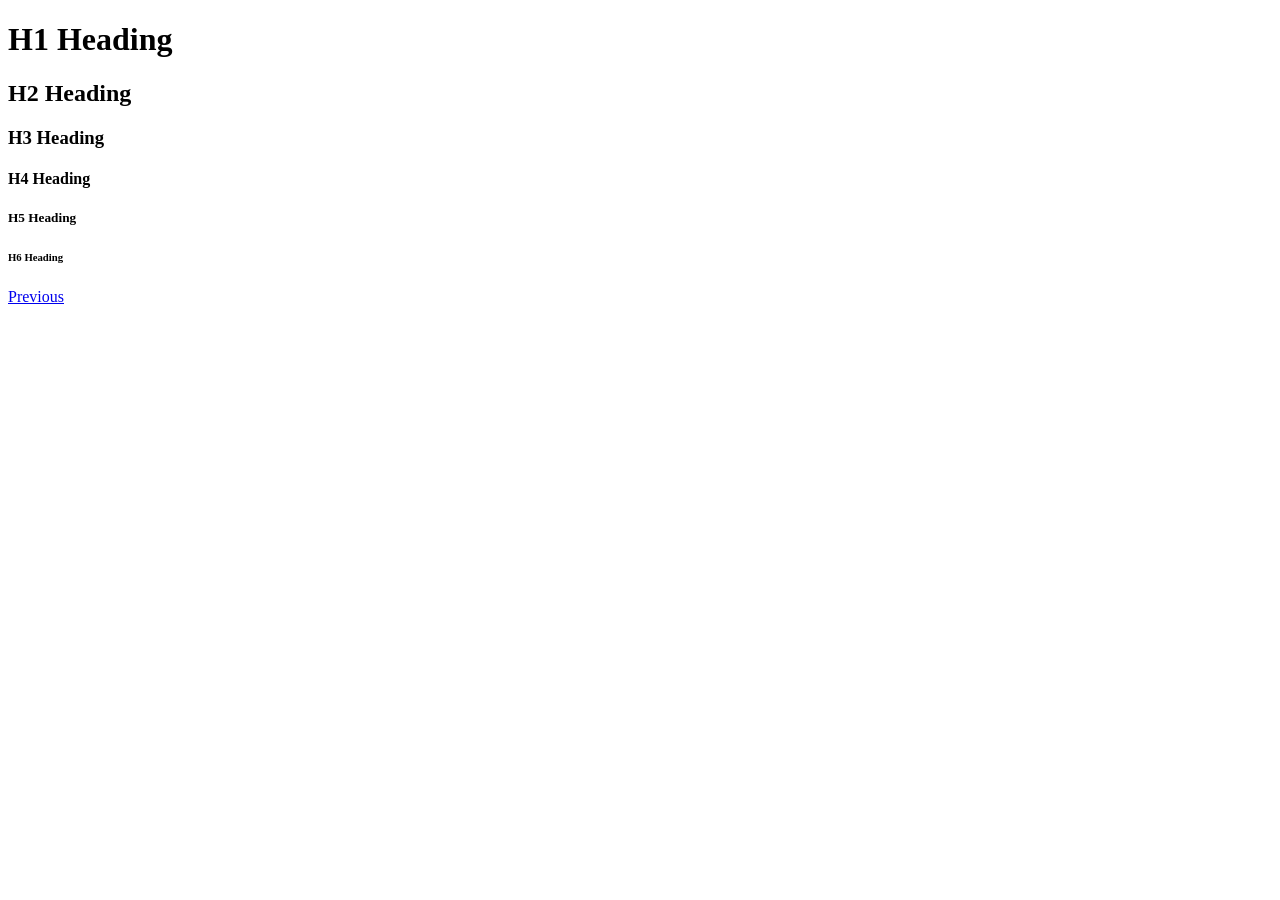
<file: index.html>
<!DOCTYPE html>
<html lang="en">
  <head>
    <meta charset="UTF-8" />
    <meta name="viewport" content="width=device-width, initial-scale=1.0" />
    <title>Document</title>
  </head>
  <body>
    <h1>H1 Heading</h1>
    <h2>H2 Heading</h2>
    <h3>H3 Heading</h3>
    <h4>H4 Heading</h4>
    <h5>H5 Heading</h5>
    <h6>H6 Heading</h6>

    <a href="hek.html">Previous</a>
  </body>
</html>
</file>
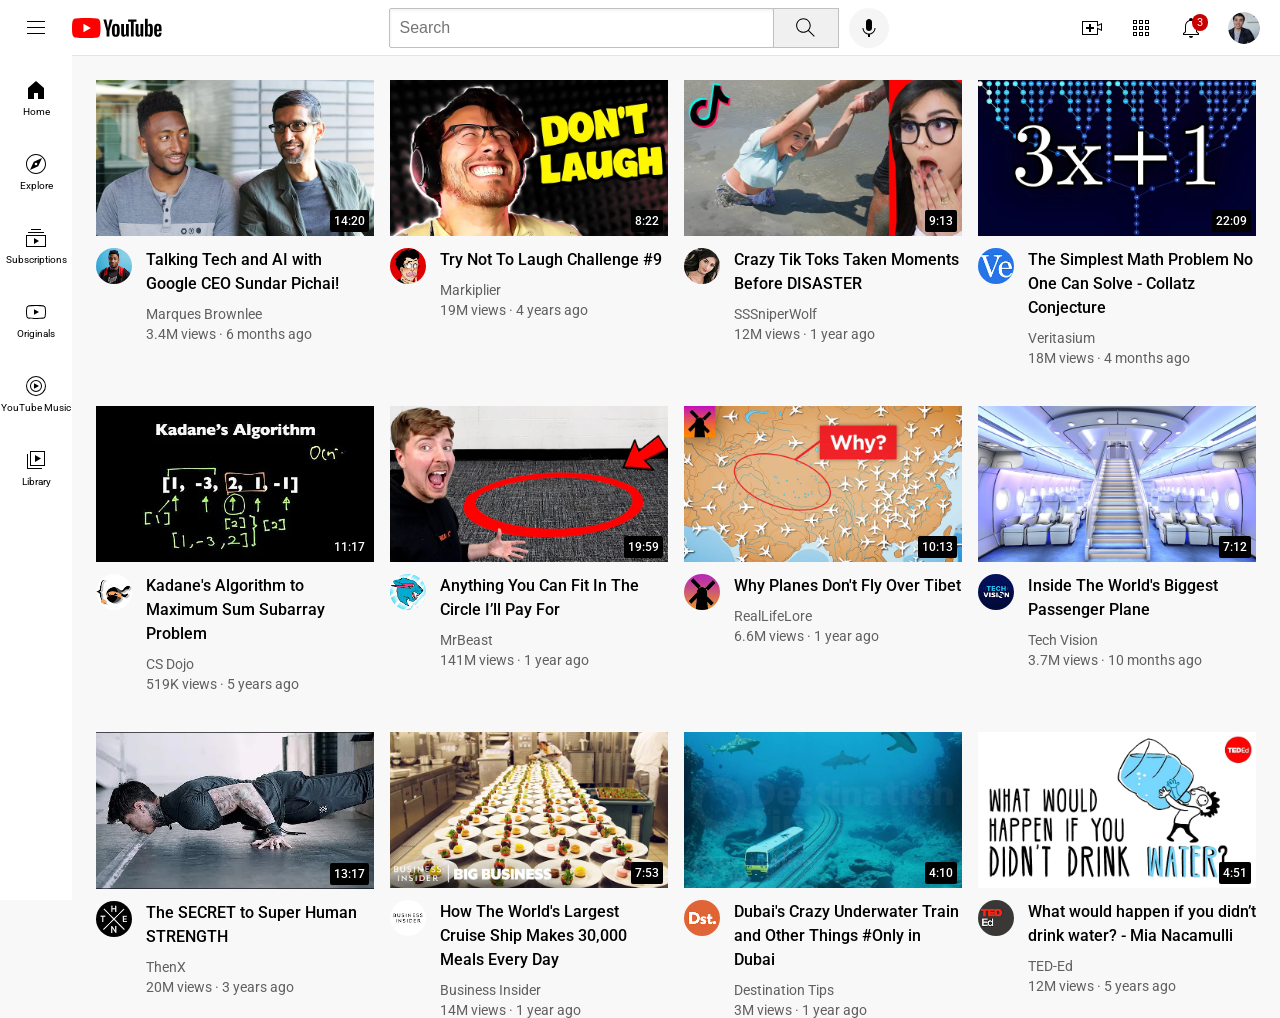
<file: youtube/index.html>
<!DOCTYPE html>
<html>
  <head>
    <title>YouTube.com Clone</title>

    <link rel="preconnect" href="https://fonts.googleapis.com">
    <link rel="preconnect" href="https://fonts.gstatic.com" crossorigin>
    <link href="https://fonts.googleapis.com/css2?family=Roboto:wght@400;500;700&display=swap" rel="stylesheet">

    <link rel="stylesheet" href="styles/general.css">
    <link rel="stylesheet" href="styles/header.css">
    <link rel="stylesheet" href="styles/video.css">
    <link rel="stylesheet" href="styles/sidebar.css">
  </head>
  <body>
    <header class="header">
      <div class="left-section">
        <img class="hamburger-menu" src="icons/hamburger-menu.svg">
        <img class="youtube-logo" src="icons/youtube-logo.svg">
      </div>
      <div class="middle-section">
        <input class="search-bar" type="text" placeholder="Search">
        <button class="search-button">
          <img class="search-icon" src="icons/search.svg">
          <div class="tooltip">Search</div>
        </button>
        <!-- Put position absolute inside position relative -->
        <button class="voice-search-button">
          <img class="voice-search-icon" src="icons/voice-search-icon.svg">
          <div class="tooltip">Search with your voice</div>
        </button>
      </div>
      <div class="right-section">
        <div class="upload-icon-container">
          <img class="upload-icon" src="icons/upload.svg">
          <div class="tooltip">Create</div>
        </div>
        <div class="youtube-apps-icon-container">
          <img class="youtube-apps-icon" src="icons/youtube-apps.svg">
          <div class="tooltip">YouTube Apps</div>
        </div>
        <div class="notifications-icon-container">
          <img class="notifications-icon" src="icons/notifications.svg">
          <div class="notifications-count">3</div>
          <div class="tooltip">Notifications</div>
        </div>
        <img class="current-user-picture" src="channel-pictures/my-channel.jpeg">
      </div>
    </header>

    <nav class="sidebar">
      <div class="sidebar-link">
        <img src="icons/home.svg">
        <div>Home</div>
      </div>
      <div class="sidebar-link">
        <img src="icons/explore.svg">
        <div>Explore</div>
      </div>
      <div class="sidebar-link">
        <img src="icons/subscriptions.svg">
        <div>Subscriptions</div>
      </div>
      <div class="sidebar-link">
        <img src="icons/originals.svg">
        <div>Originals</div>
      </div>
      <div class="sidebar-link">
        <img src="icons/youtube-music.svg">
        <div>YouTube Music</div>
      </div>
      <div class="sidebar-link">
        <img src="icons/library.svg">
        <div>Library</div>
      </div>
    </nav>

    <main>
      <section class="video-grid">
        <div class="video-preview">
          <div class="thumbnail-row">
            <img class="thumbnail" src="thumbnails/thumbnail-1.webp">
            <div class="video-time">14:20</div>
          </div>
          <div class="video-info-grid">
            <div class="channel-picture">
              <img class="profile-picture" src="channel-pictures/channel-1.jpeg">
            </div>
            <div class="video-info">
              <p class="video-title">
                Talking Tech and AI with Google CEO Sundar Pichai!
              </p>
              <p class="video-author">
                Marques Brownlee
              </p>
              <p class="video-stats">
                3.4M views &#183; 6 months ago
              </p>
            </div>
          </div>
        </div>

        <div class="video-preview">
          <div class="thumbnail-row">
            <img class="thumbnail" src="thumbnails/thumbnail-2.webp">
            <div class="video-time">8:22</div>
          </div>
          <div class="video-info-grid">
            <div class="channel-picture">
              <img class="profile-picture" src="channel-pictures/channel-2.jpeg">
            </div>
            <div class="video-info">
              <p class="video-title">
                Try Not To Laugh Challenge #9
              </p>
              <p class="video-author">
                Markiplier
              </p>
              <p class="video-stats">
                19M views &#183; 4 years ago
              </p>
            </div>
          </div>
        </div>

        <div class="video-preview">
          <div class="thumbnail-row">
            <img class="thumbnail" src="thumbnails/thumbnail-3.webp">
            <div class="video-time">9:13</div>
          </div>
          <div class="video-info-grid">
            <div class="channel-picture">
              <img class="profile-picture" src="channel-pictures/channel-3.jpeg">
            </div>
            <div class="video-info">
              <p class="video-title">
                Crazy Tik Toks Taken Moments Before DISASTER
              </p>
              <p class="video-author">
                SSSniperWolf
              </p>
              <p class="video-stats">
                12M views &#183; 1 year ago
              </p>
            </div>
          </div>
        </div>

        <div class="video-preview">
          <div class="thumbnail-row">
            <img class="thumbnail" src="thumbnails/thumbnail-4.webp">
            <div class="video-time">22:09</div>
          </div>
          <div class="video-info-grid">
            <div class="channel-picture">
              <img class="profile-picture" src="channel-pictures/channel-4.jpeg">
            </div>
            <div class="video-info">
              <p class="video-title">
                The Simplest Math Problem No One Can Solve - Collatz Conjecture
              </p>
              <p class="video-author">
                Veritasium
              </p>
              <p class="video-stats">
                18M views &#183; 4 months ago
              </p>
            </div>
          </div>
        </div>

        <div class="video-preview">
          <div class="thumbnail-row">
            <img class="thumbnail" src="thumbnails/thumbnail-5.webp">
            <div class="video-time">11:17</div>
          </div>
          <div class="video-info-grid">
            <div class="channel-picture">
              <img class="profile-picture" src="channel-pictures/channel-5.jpeg">
            </div>
            <div class="video-info">
              <p class="video-title">
                Kadane's Algorithm to Maximum Sum Subarray Problem
              </p>
              <p class="video-author">
                CS Dojo
              </p>
              <p class="video-stats">
                519K views &#183; 5 years ago
              </p>
            </div>
          </div>
        </div>

        <div class="video-preview">
          <div class="thumbnail-row">
            <img class="thumbnail" src="thumbnails/thumbnail-6.webp">
            <div class="video-time">19:59</div>
          </div>
          <div class="video-info-grid">
            <div class="channel-picture">
              <img class="profile-picture" src="channel-pictures/channel-6.jpeg">
            </div>
            <div class="video-info">
              <p class="video-title">
                Anything You Can Fit In The Circle I’ll Pay For
              </p>
              <p class="video-author">
                MrBeast
              </p>
              <p class="video-stats">
                141M views &#183; 1 year ago
              </p>
            </div>
          </div>
        </div>

        <div class="video-preview">
          <div class="thumbnail-row">
            <img class="thumbnail" src="thumbnails/thumbnail-7.webp">
            <div class="video-time">10:13</div>
          </div>
          <div class="video-info-grid">
            <div class="channel-picture">
              <img class="profile-picture" src="channel-pictures/channel-7.jpeg">
            </div>
            <div class="video-info">
              <p class="video-title">
                Why Planes Don't Fly Over Tibet
              </p>
              <p class="video-author">
                RealLifeLore
              </p>
              <p class="video-stats">
                6.6M views &#183; 1 year ago
              </p>
            </div>
          </div>
        </div>

        <div class="video-preview">
          <div class="thumbnail-row">
            <img class="thumbnail" src="thumbnails/thumbnail-8.webp">
            <div class="video-time">7:12</div>
          </div>
          <div class="video-info-grid">
            <div class="channel-picture">
              <img class="profile-picture" src="channel-pictures/channel-8.jpeg">
            </div>
            <div class="video-info">
              <p class="video-title">
                Inside The World's Biggest Passenger Plane
              </p>
              <p class="video-author">
                Tech Vision
              </p>
              <p class="video-stats">
                3.7M views &#183; 10 months ago
              </p>
            </div>
          </div>
        </div>

        <div class="video-preview">
          <div class="thumbnail-row">
            <img class="thumbnail" src="thumbnails/thumbnail-9.webp">
            <div class="video-time">13:17</div>
          </div>
          <div class="video-info-grid">
            <div class="channel-picture">
              <img class="profile-picture" src="channel-pictures/channel-9.jpeg">
            </div>
            <div class="video-info">
              <p class="video-title">
                The SECRET to Super Human STRENGTH
              </p>
              <p class="video-author">
                ThenX
              </p>
              <p class="video-stats">
                20M views &#183; 3 years ago
              </p>
            </div>
          </div>
        </div>

        <div class="video-preview">
          <div class="thumbnail-row">
            <img class="thumbnail" src="thumbnails/thumbnail-10.webp">
            <div class="video-time">7:53</div>
          </div>
          <div class="video-info-grid">
            <div class="channel-picture">
              <img class="profile-picture" src="channel-pictures/channel-10.jpeg">
            </div>
            <div class="video-info">
              <p class="video-title">
                How The World's Largest Cruise Ship Makes 30,000 Meals Every Day
              </p>
              <p class="video-author">
                Business Insider
              </p>
              <p class="video-stats">
                14M views &#183; 1 year ago
              </p>
            </div>
          </div>
        </div>

        <div class="video-preview">
          <div class="thumbnail-row">
            <img class="thumbnail" src="thumbnails/thumbnail-11.webp">
            <div class="video-time">4:10</div>
          </div>
          <div class="video-info-grid">
            <div class="channel-picture">
              <img class="profile-picture" src="channel-pictures/channel-11.jpeg">
            </div>
            <div class="video-info">
              <p class="video-title">
                Dubai's Crazy Underwater Train and Other Things #Only in Dubai
              </p>
              <p class="video-author">
                Destination Tips
              </p>
              <p class="video-stats">
                3M views &#183; 1 year ago
              </p>
            </div>
          </div>
        </div>

        <div class="video-preview">
          <div class="thumbnail-row">
            <img class="thumbnail" src="thumbnails/thumbnail-12.webp">
            <div class="video-time">4:51</div>
          </div>
          <div class="video-info-grid">
            <div class="channel-picture">
              <img class="profile-picture" src="channel-pictures/channel-12.jpeg">
            </div>
            <div class="video-info">
              <p class="video-title">
                What would happen if you didn’t drink water? - Mia Nacamulli
              </p>
              <p class="video-author">
                TED-Ed
              </p>
              <p class="video-stats">
                12M views &#183; 5 years ago
              </p>
            </div>
          </div>
        </div>
      </section>
    </main>
  </body>
</html>
</file>
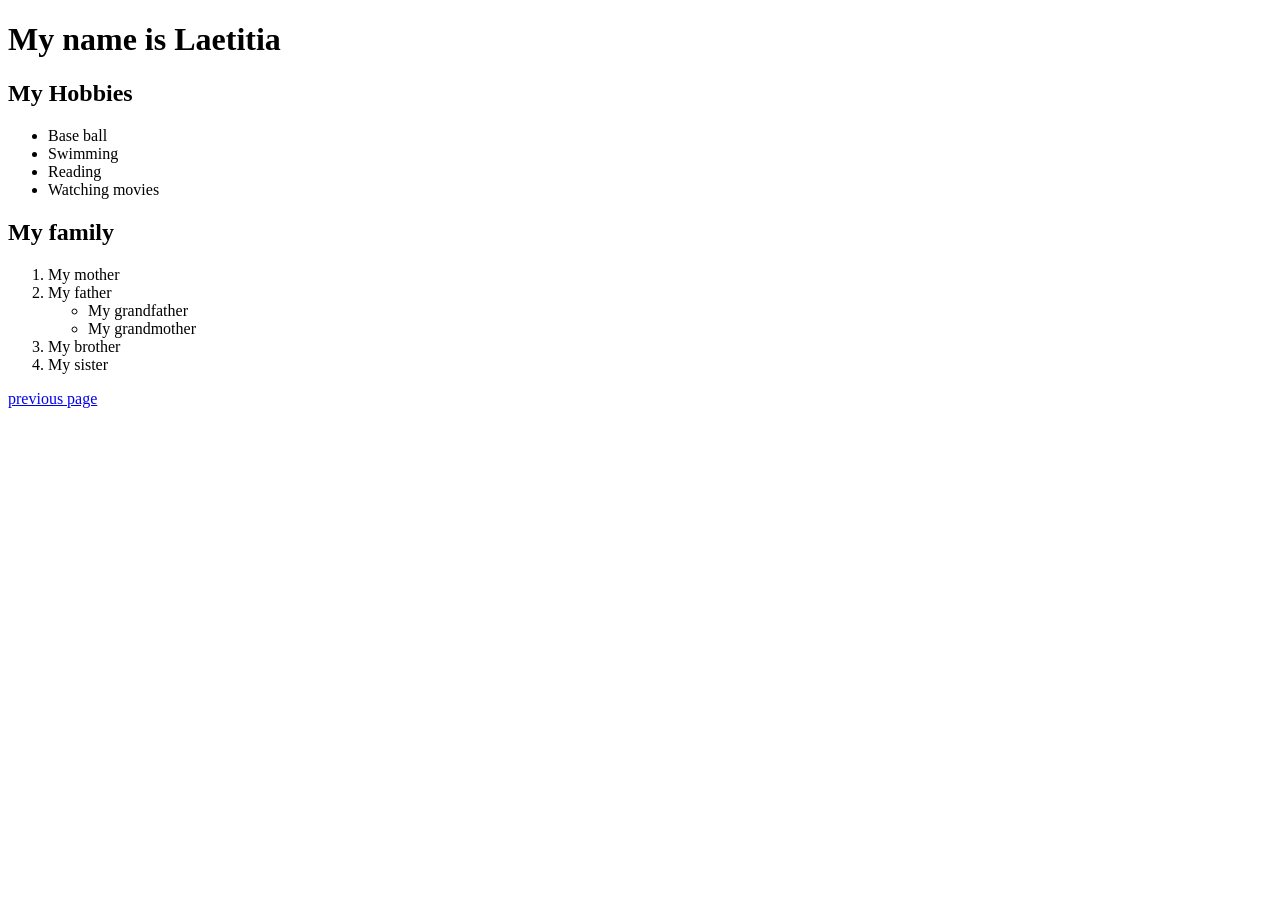
<file: aboutme.html>
<!doctype html>
<html lang="en">
  <head>
    <meta charset="UTF-8" />
    <meta name="viewport" content="width=device-width, initial-scale=1.0" />
    <title>Document</title>
  </head>
  <body>
    <h1>My name is Laetitia</h1>

    <h2>My Hobbies</h2>
    <ul>
      <li>Base ball</li>
      <li>Swimming</li>
      <li>Reading</li>
      <li>Watching movies</li>
    </ul>

    <h2>My family</h2>
    <ol>
      <li>My mother</li>
      <li>My father</li>
      <ul>
        <li>My grandfather</li>
        <li>My grandmother</li>
      </ul>
      <li>My brother</li>
      <li>My sister</li>
    </ol>

    <p>
      <a href="newfile.html">previous page</a>
    </p>
  </body>
</html>
</file>
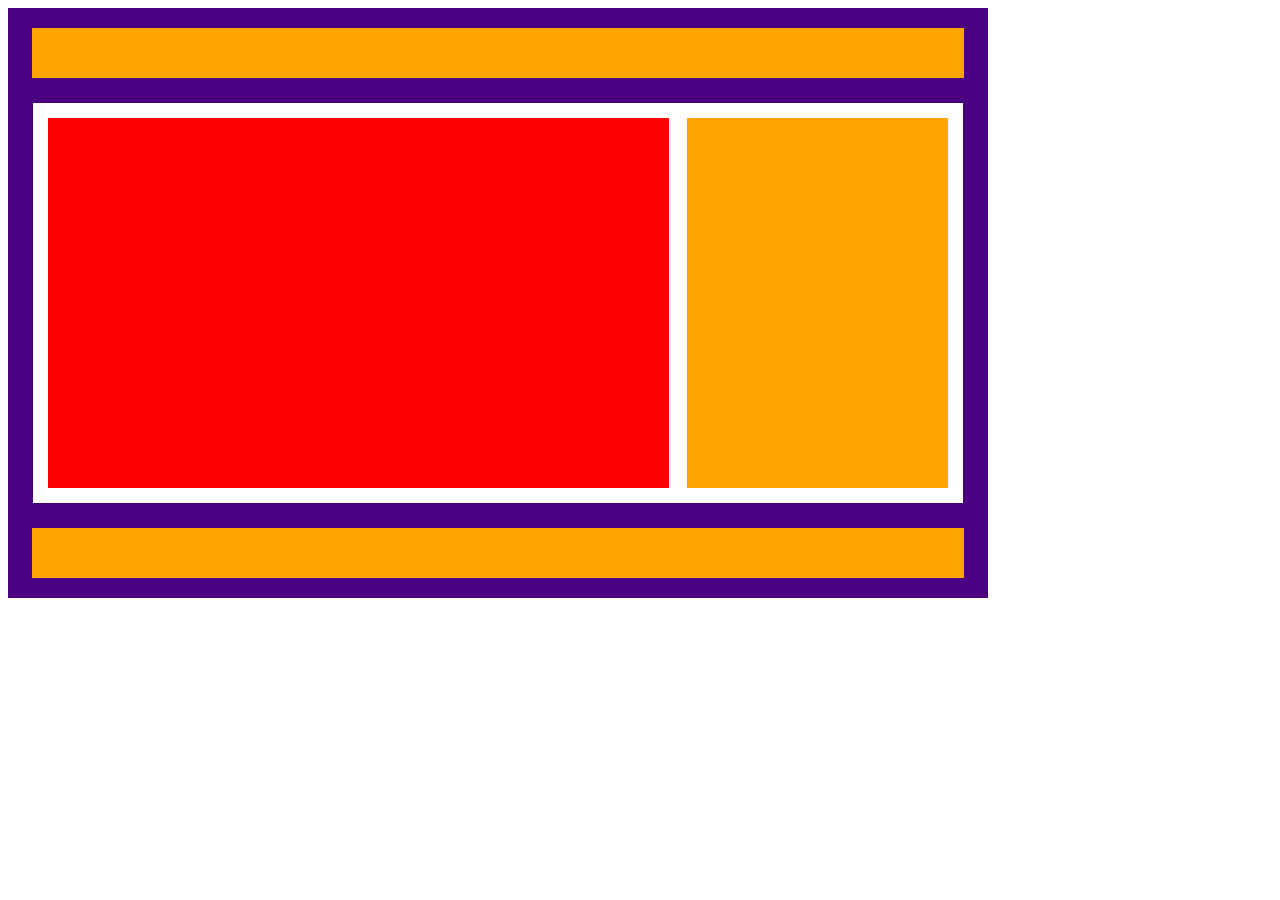
<file: box.html>
<!DOCTYPE html>
<html lang="en">
  <head>
    <meta charset="UTF-8" />
    <meta name="viewport" content="width=device-width, initial-scale=1.0" />
    <style>
      .box {
        padding-top: 20px;
        padding-bottom: 20px;
        background-color: indigo;
        width: 980px;
        height: 550px;
        display: flex;
        align-items: center;
        justify-content: space-between;
        flex-direction: column;
      }

      .box1 {
        background-color: orange;
        width: 932px;
        height: 50px;
      }

      .box2 {
        padding: 15px;
        background-color: white;
        width: 900px;
        height: 370px;
        display: flex;
        justify-content: space-between;
      }

      .box3 {
        background-color: orange;
        width: 932px;
        height: 50px;
      }

      .box21 {
        background-color: red;
        width: 69%;
        height: 370px;
      }
      .box22 {
        background-color: orange;
        width: 29%;
        height: 370px;
      }
    </style>
    <title>Document</title>
  </head>
  <body>
    <div class="box">
      <div class="box1"></div>
      <div class="box2">
        <div class="box21"></div>
        <div class="box22"></div>
      </div>
      <div class="box3"></div>
    </div>
  </body>
</html>
</file>
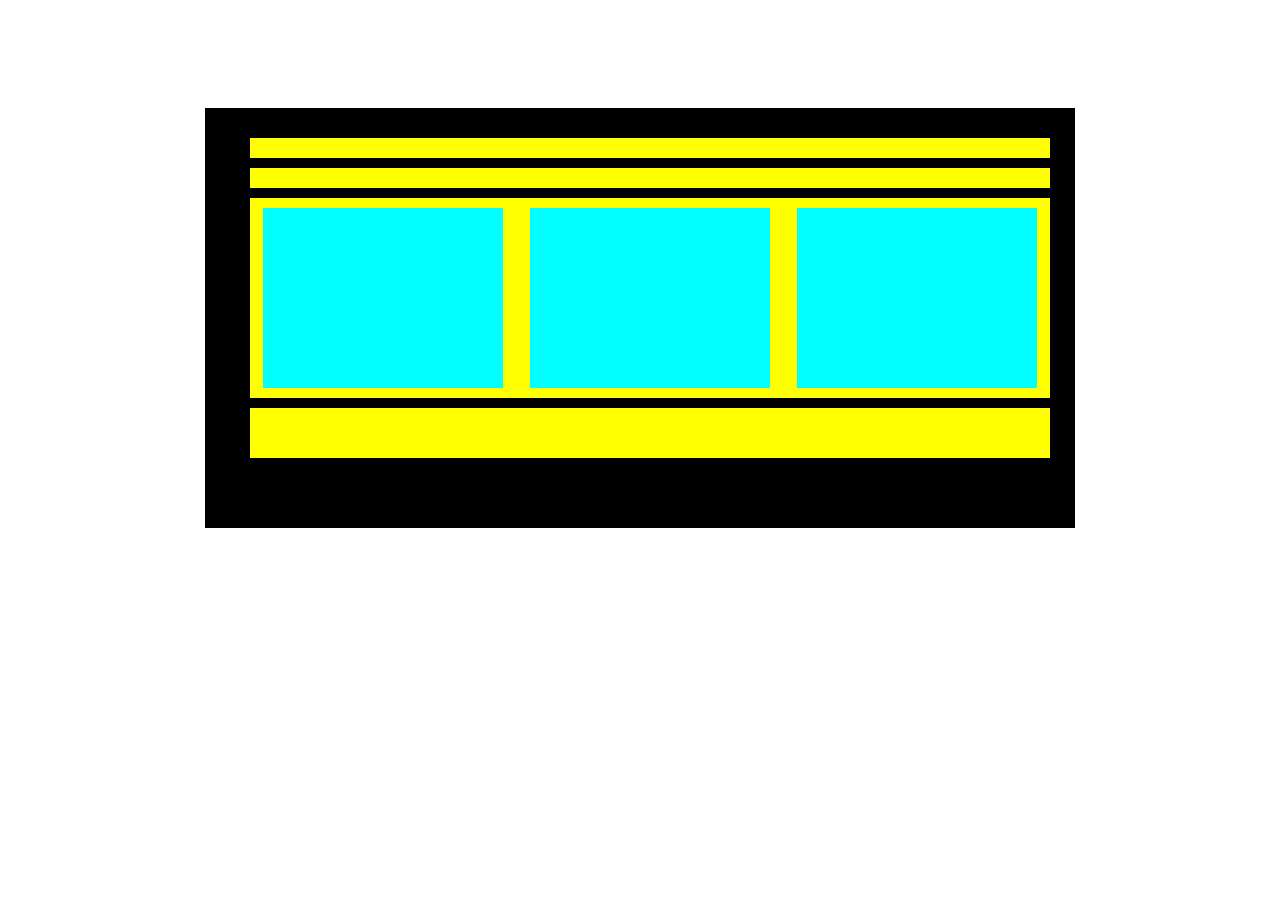
<file: boxes.html>
<!DOCTYPE html>
<html lang="en">
  <head>
    <meta charset="UTF-8" />
    <meta name="viewport" content="width=device-width, initial-scale=1.0" />
    <link rel="stylesheet" href="boxes.css" />
    <title>Document</title>
  </head>
  <body>
    <div class="box">
      <div class="box1"></div>
      <div class="box2"></div>
      <div class="box3">
        <div class="box31"></div>
        <div class="box32"></div>
        <div class="box33"></div>
      </div>
      <div class="box4"></div>
    </div>
  </body>
</html>
</file>
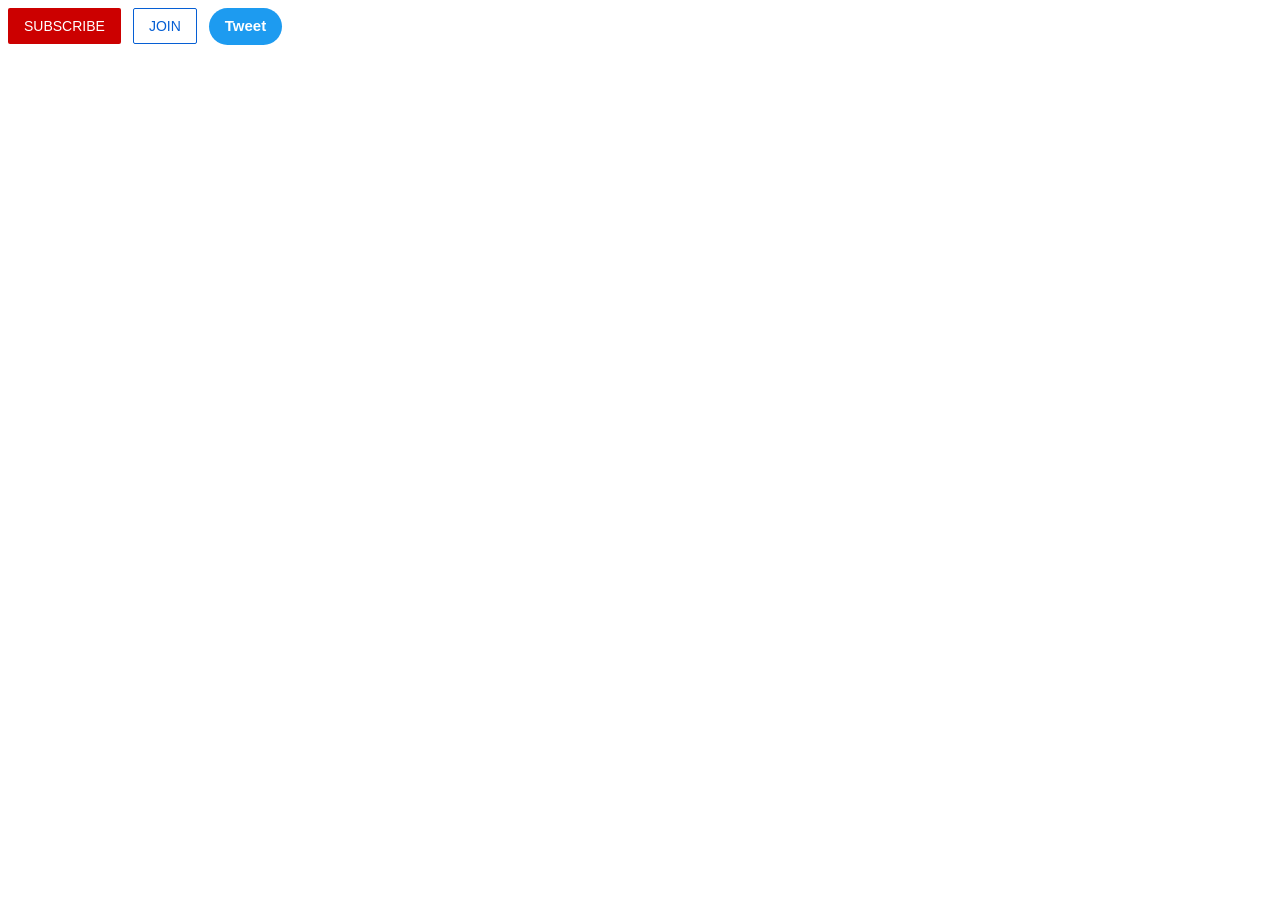
<file: button.html>
<!doctype html>
<html>
  <head>
    <title>Buttons Exercise</title>
    <style>
      body {
        font-family: Arial;
      }

      .join-button,
      .subscribe-button {
        font-size: 14px;
        border-radius: 2px;
        cursor: pointer;
        line-height: normal;
        margin-right: 12px;
      }

      .join-button {
        background-color: white;
        color: rgb(6, 95, 212);
        border: 1px solid rgb(6, 95, 212);
        padding: 9px 15px;
        cursor: pointer;
        transition:
          background-color 0.15s,
          color 0.15s;
      }

      .join-button:hover {
        background-color: rgb(6, 95, 212);
        color: white;
      }

      .join-button:active {
        opacity: 0.7;
      }

      .subscribe-button {
        background-color: rgb(204, 0, 0);
        color: white;
        border: none;
        padding: 10px 16px;
        transition: opacity 0.15s;
      }

      .subscribe-button:hover {
        opacity: 0.7;
      }

      .subscribe-button:active {
        opacity: 0.4;
        transition: none;
      }

      .tweet-button {
        font-size: 15px;
        background-color: rgb(29, 155, 240);
        color: white;
        padding: 7px 16px;
        border: none;
        font-weight: bold;
        border-radius: 50px;
        line-height: 22.5px;
        cursor: pointer;
        transition: box-shadow 0.15s;
      }

      .tweet-button:hover {
        box-shadow: 0px 4px 8px rgba(0, 0, 0, 0.2);
      }

      .tweet-button:active {
        opacity: 0.7;
      }
    </style>
  </head>
  <body>
    <button class="subscribe-button">SUBSCRIBE</button
    ><button class="join-button">JOIN</button
    ><button class="tweet-button">Tweet</button>
  </body>
</html>
</file>
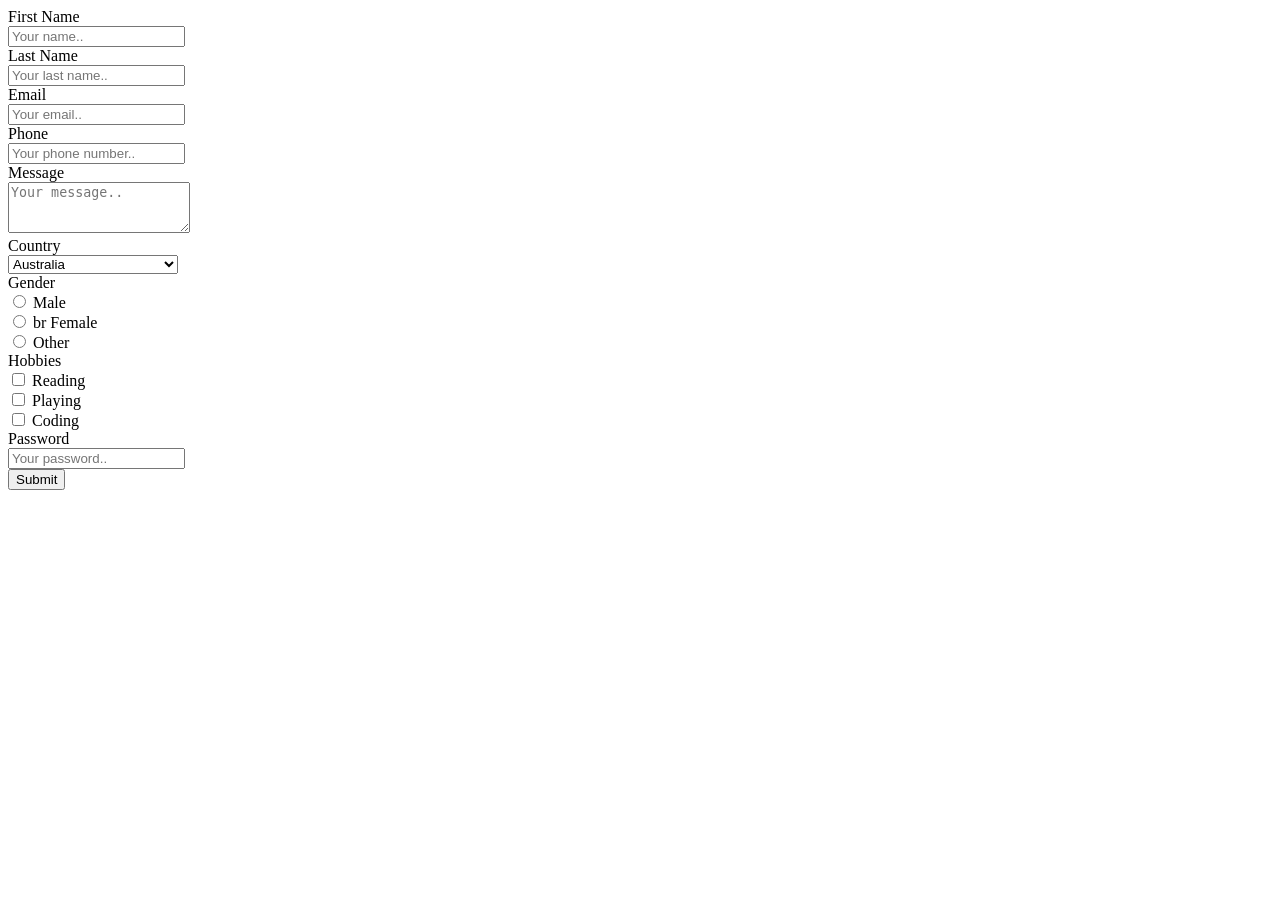
<file: formst.html>
<!doctype html>
<html lang="en">
  <head>
    <meta charset="UTF-8" />
    <meta name="viewport" content="width=device-width, initial-scale=1.0" />
    <title>Document</title>
  </head>
  <body>
    <form action="">
      <label for="fname">First Name</label> <br />
      <input type="text" id="fname" name="fname" placeholder="Your name.." />
      <br />
      <label for="lname">Last Name</label> <br />
      <input
        type="text"
        id="lname"
        name="lname"
        placeholder="Your last name.."
      />
      <br />
      <label for="email">Email</label> <br />
      <input type="email" id="email" name="email" placeholder="Your email.." />
      <br />
      <label for="phone">Phone</label> <br />
      <input
        type="tel"
        id="phone"
        name="phone"
        placeholder="Your phone number.."
      />
      <br />
      <label for="message">Message</label> <br />
      <textarea
        name="message"
        id="message"
        cols="20"
        rows="3"
        placeholder="Your message.."
      ></textarea>
      <br />
      <label for="country">Country</label> <br />
      <select name="country" id="country">
        <option value="australia">Australia</option>
        <option value="canada">Canada</option>
        <option value="unitedStatesOfAmerica">
          United States of America
        </option></select
      ><br />

      <label for="gender">Gender</label> <br />
      <input type="radio" id="male" name="gender" value="male" />
      <label for="male">Male</label>
      <br />
      <input type="radio" id="female" name="gender" value="female" /> br
      <label for="female">Female</label>
      <br />
      <input type="radio" id="other" name="gender" value="other" />
      <label for="other">Other</label>
      <br />

      <label for="hobbies">Hobbies</label> <br />
      <input type="checkbox" id="reading" name="hobbies" value="reading" />
      <label for="reading">Reading</label>
      <br />
      <input type="checkbox" id="playing" name="hobbies" value="playing" />
      <label for="playing">Playing</label>
      <br />
      <input type="checkbox" id="coding" name="hobbies" value="coding" />
      <label for="coding">Coding</label>
      <br />

      <label for="password">Password</label> <br />
      <input
        type="password"
        id="password"
        name="password"
        placeholder="Your password.."
      />
      <br />
      <button type="submit">Submit</button><br />

      <iframe
        width="560"
        height="315"
        src="https://www.youtube.com/embed/LH-6tp-KBuQ?si=iTp85m-3umtAVxsG"
        title="YouTube video player"
        frameborder="0"
        allow="
          accelerometer;
          autoplay;
          clipboard-write;
          encrypted-media;
          gyroscope;
          picture-in-picture;
          web-share;
        "
        referrerpolicy="strict-origin-when-cross-origin"
        allowfullscreen
      ></iframe>
  </form>
  </body>
</html>
</file>
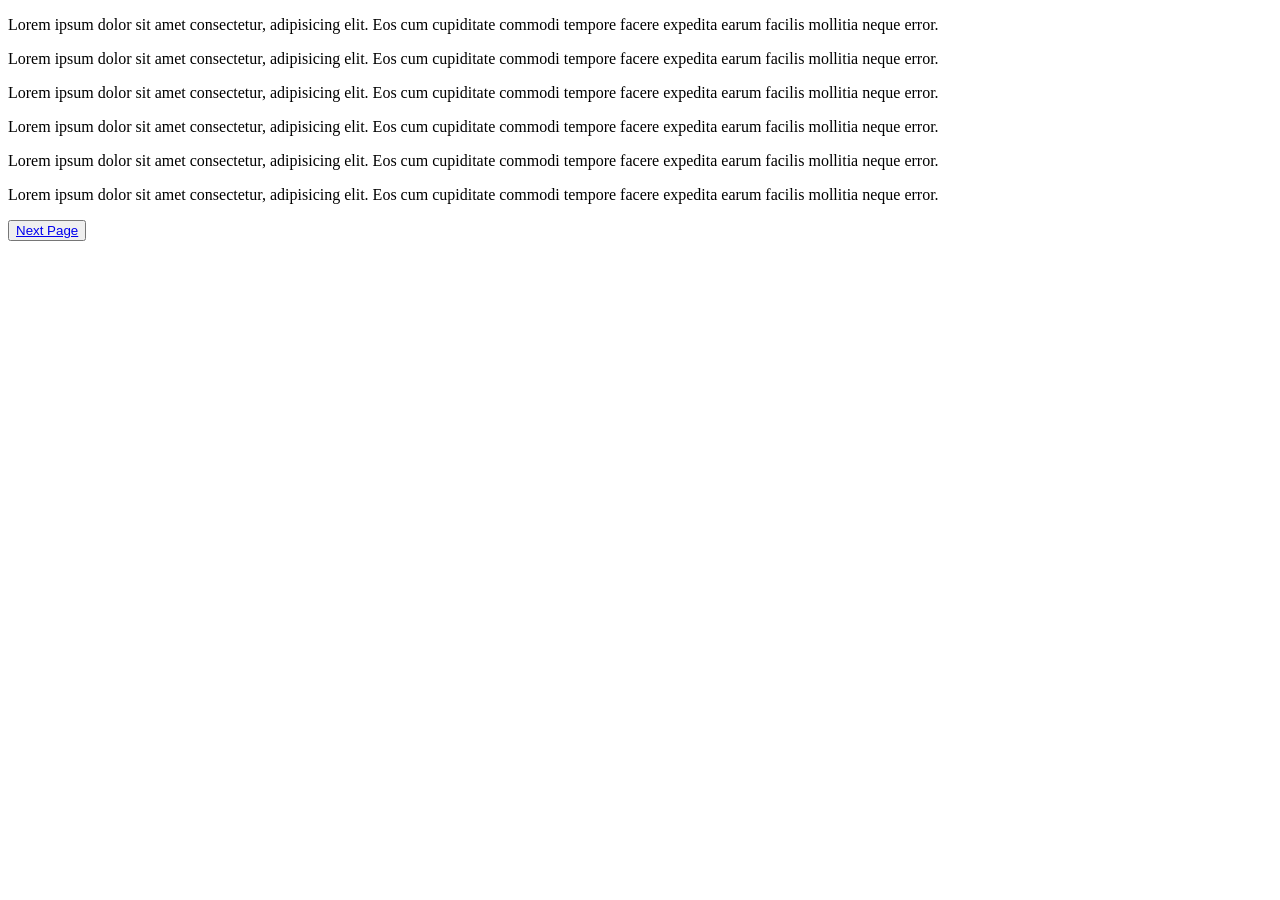
<file: hek.html>
<!doctype html>
<html lang="en">
  <head>
    <meta charset="UTF-8" />
    <meta name="viewport" content="width=device-width, initial-scale=1.0" />
    <title>Document</title>
  </head>
  <body>
    <p>
      Lorem ipsum dolor sit amet consectetur, adipisicing elit. Eos cum
      cupiditate commodi tempore facere expedita earum facilis mollitia neque
      error.
    </p>
    <p>
      Lorem ipsum dolor sit amet consectetur, adipisicing elit. Eos cum
      cupiditate commodi tempore facere expedita earum facilis mollitia neque
      error.
    </p>
    <p>
      Lorem ipsum dolor sit amet consectetur, adipisicing elit. Eos cum
      cupiditate commodi tempore facere expedita earum facilis mollitia neque
      error.
    </p>
    <p>
      Lorem ipsum dolor sit amet consectetur, adipisicing elit. Eos cum
      cupiditate commodi tempore facere expedita earum facilis mollitia neque
      error.
    </p>
    <p>
      Lorem ipsum dolor sit amet consectetur, adipisicing elit. Eos cum
      cupiditate commodi tempore facere expedita earum facilis mollitia neque
      error.
    </p>
    <p>
      Lorem ipsum dolor sit amet consectetur, adipisicing elit. Eos cum
      cupiditate commodi tempore facere expedita earum facilis mollitia neque
      error.
    </p>

    <button>
      <a href="index.html">Next Page</a>
    </button>
  </body>
</html>
</file>
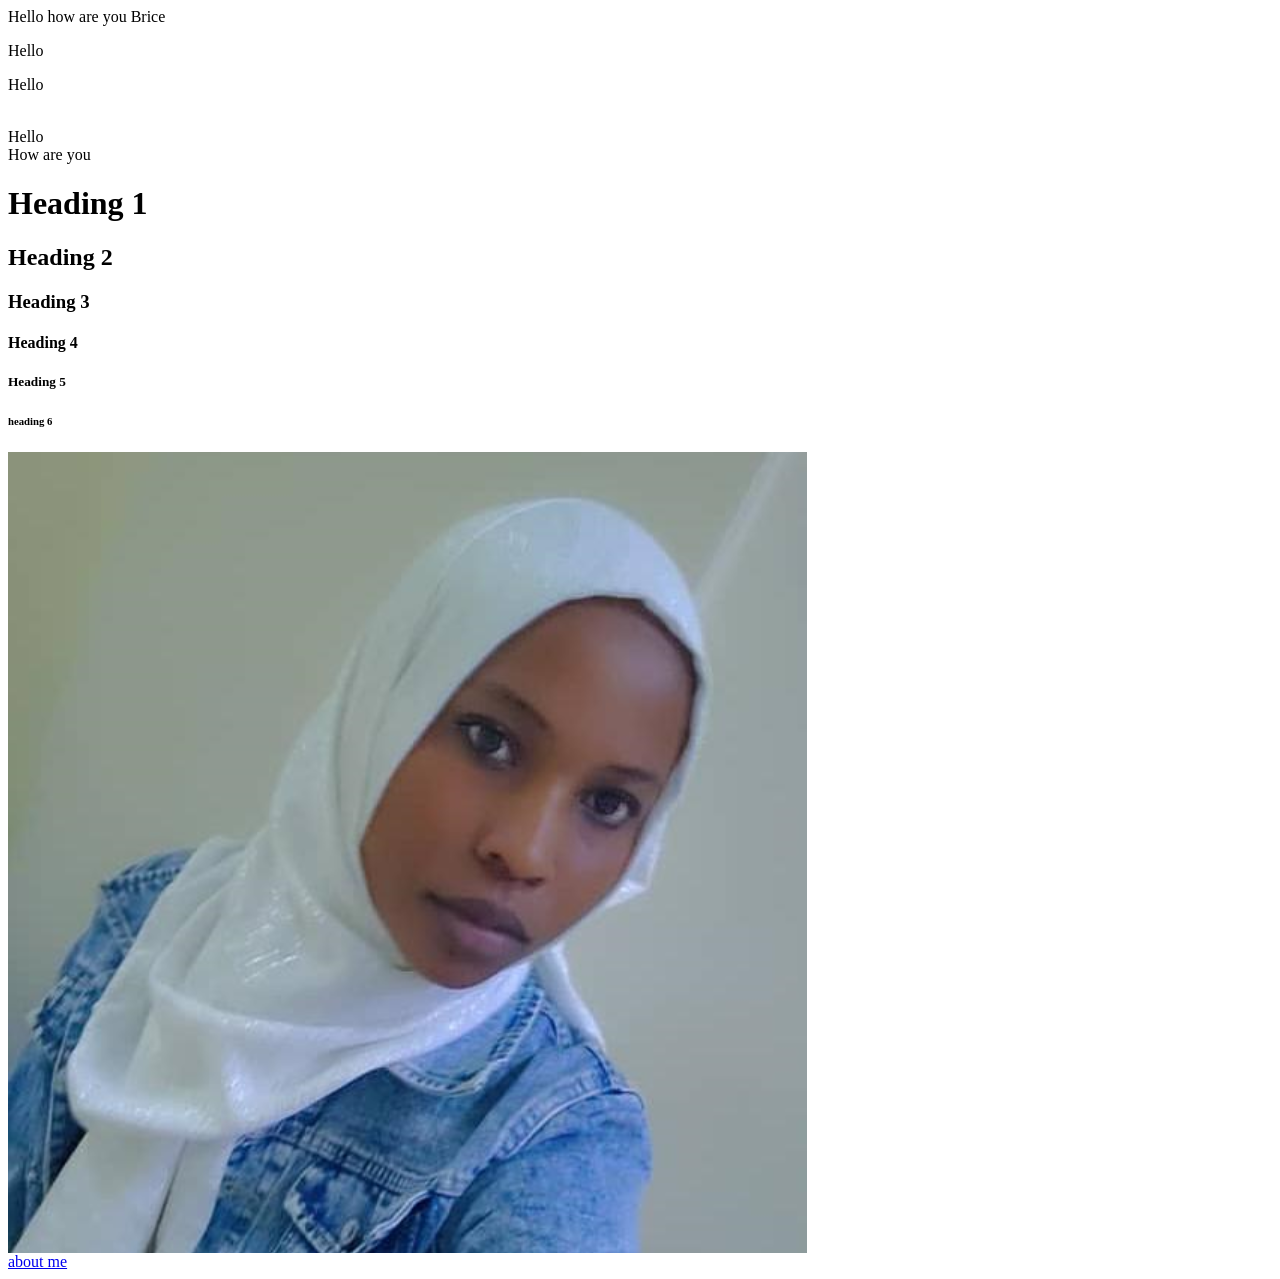
<file: newfile.html>
<html>
  <head>
    <title>My first website</title>
  </head>
  <body>
    Hello how are you <span>Brice</span>
    <p>Hello</p>
    <p>Hello</p>
    <br />Hello <br />How are you

    <!-- am starting on heading -->
    <h1>Heading 1</h1>
    <h2>Heading 2</h2>
    <h3>Heading 3</h3>
    <h4>Heading 4</h4>
    <h5>Heading 5</h5>
    <h6>heading 6</h6>

    <a href="https://www.instagram.com/nshutibrice/">
      <img src="jalia.png" alt="an image of jalia" />
    </a>
    <br />
    <a href="aboutme.html">about me</a>
  </body>
</html>
</file>
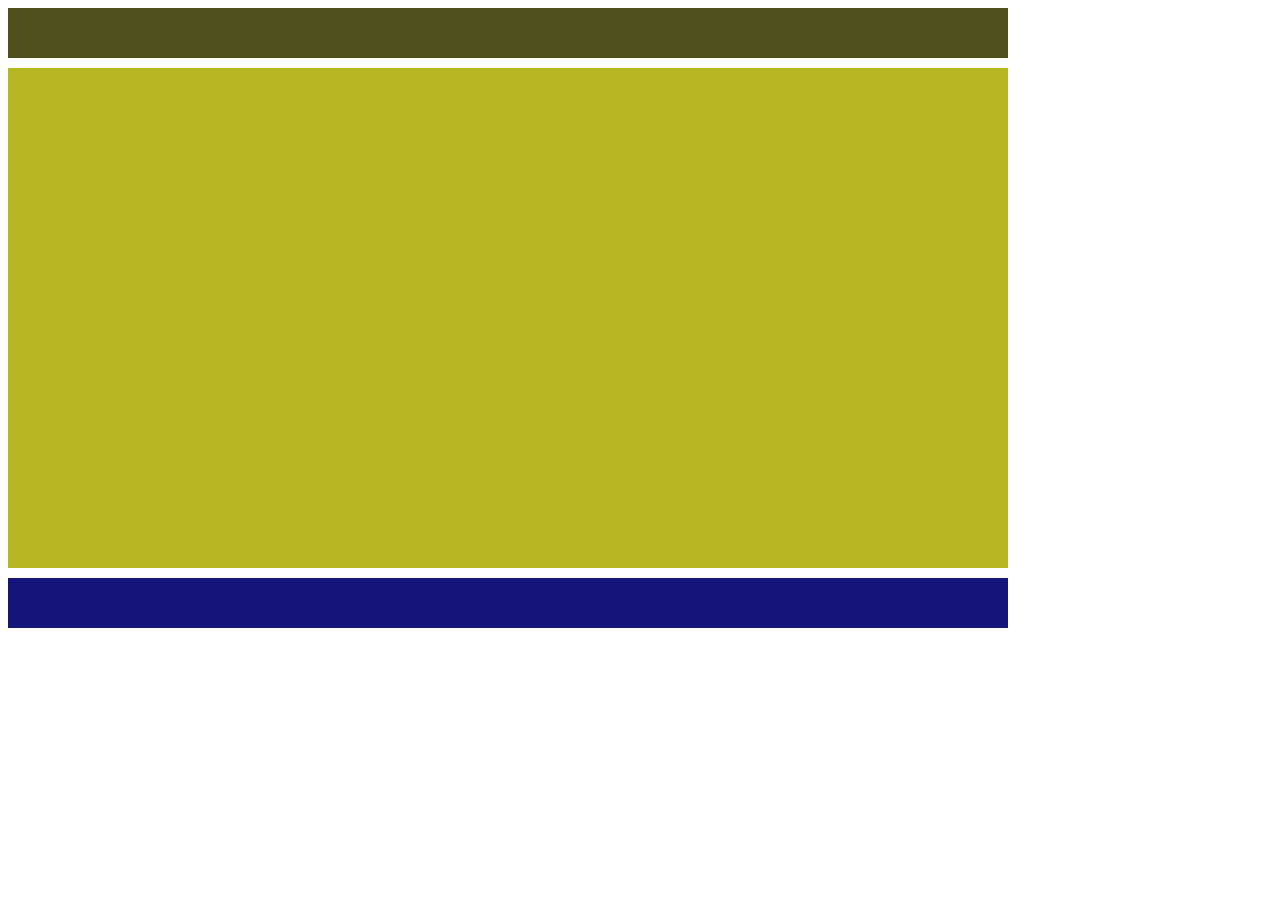
<file: table.html>
<!DOCTYPE html>
<html lang="en">
  <head>
    <meta charset="UTF-8" />
    <meta name="viewport" content="width=device-width, initial-scale=1.0" />
    <title>Document</title>
    <style>
    <style>
      .box {
        width: 1000px;
        height: 600px;
        background-color: rgb(47, 88, 47);
      }
      .box1 {
        width: 1000px;
        height: 50px;
        background-color: rgb(80, 80, 28);
      }
      .box2{
        width: 1000px;
        height: 500px;
        background-color: rgb(183, 183, 35);
        margin-top: 10px;
        margin-bottom: 10px;
      }
      .box3{
        width: 1000px;
        height:50px ;
        background-color: rgb(21, 21, 121);

      }
    </style>
    </style>
  </head>
  <body>
    <div class="box">
      <div class="box1"></div>
      <div class="box2"></div>
      <div class="box3"></div>
    </div>
  </body>
</html>
</file>
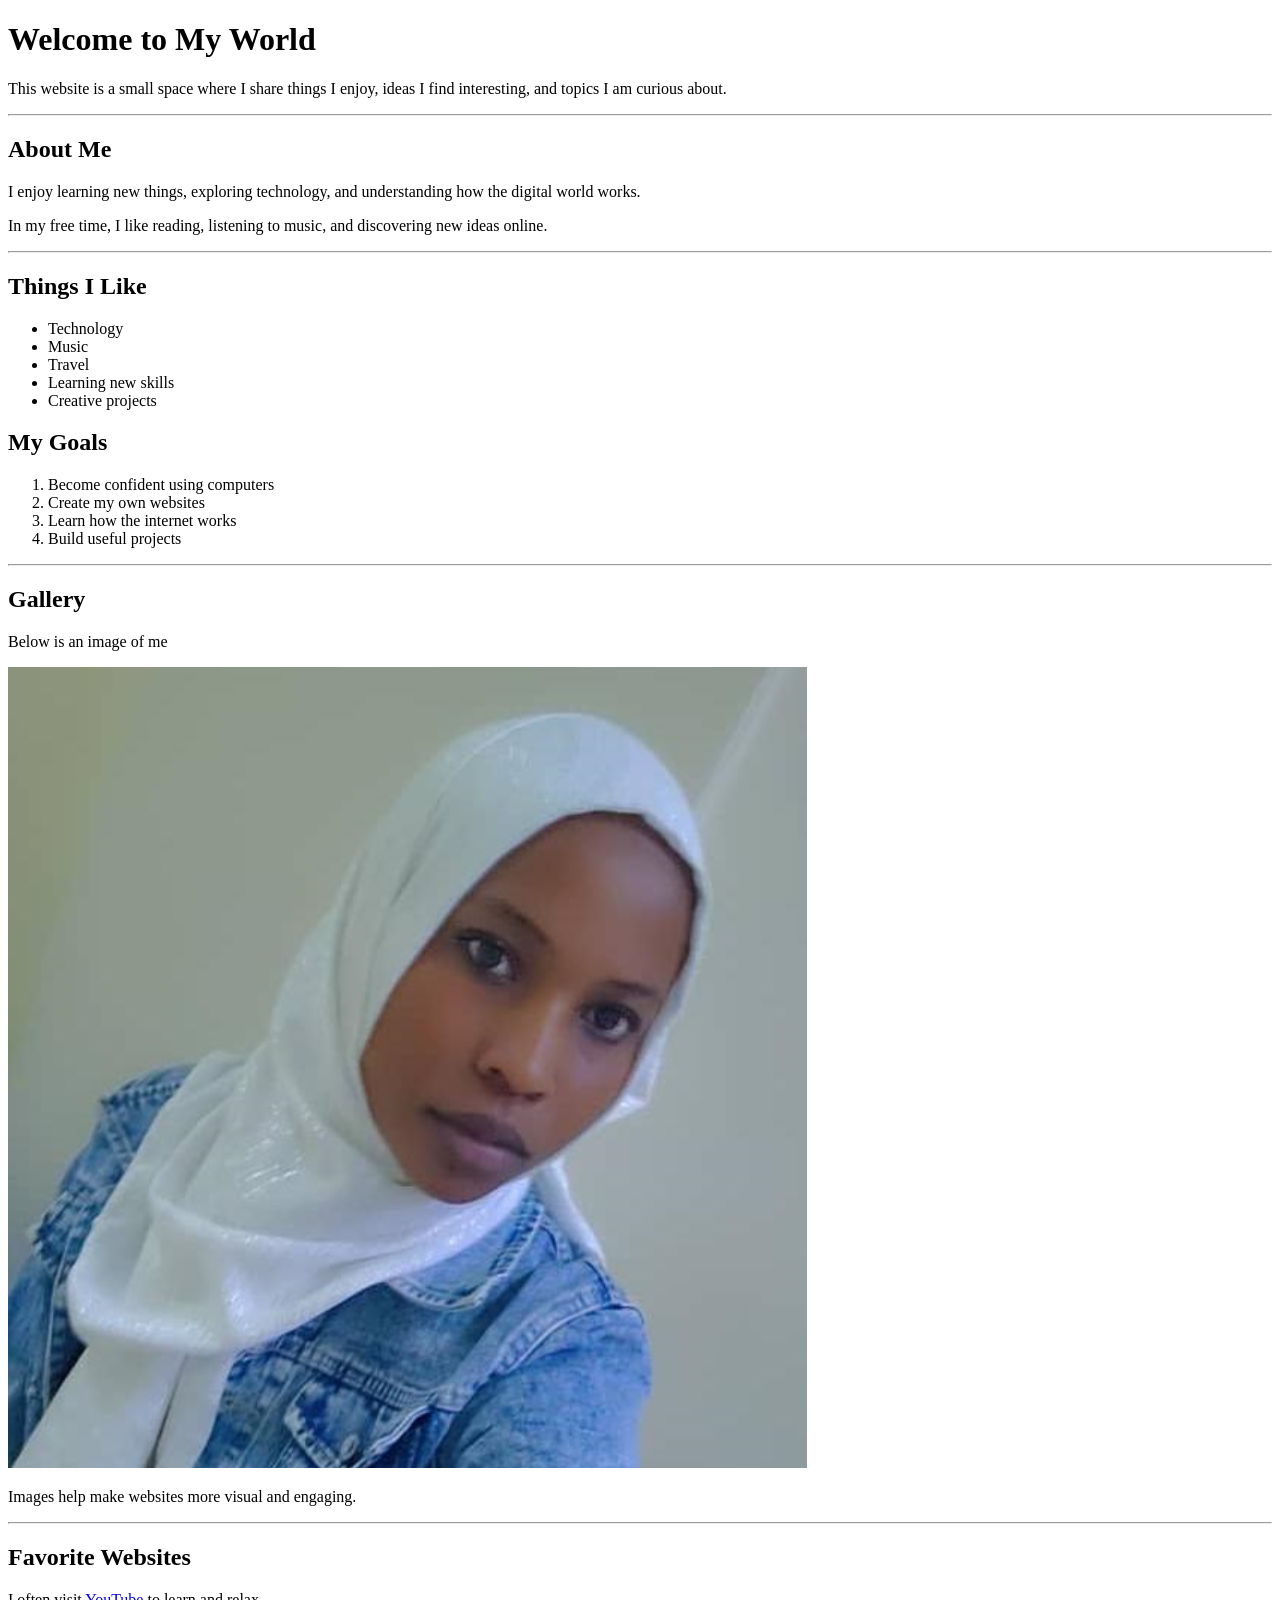
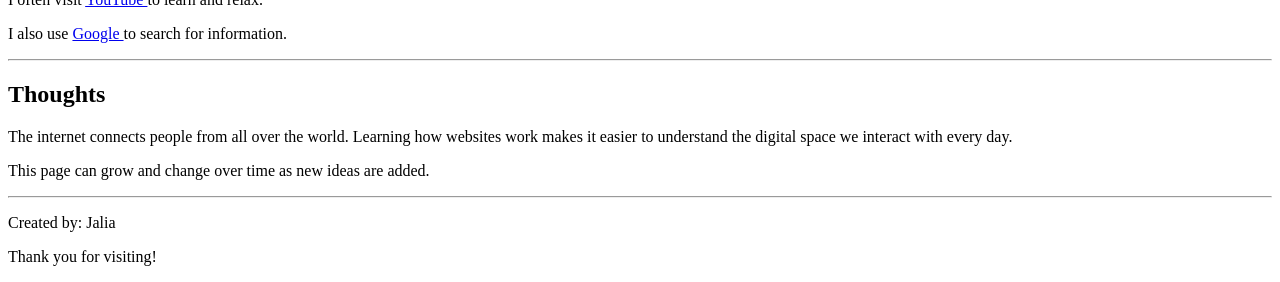
<file: tendo1.html>
<!doctype html>
<html lang="en">
  <head>
    <meta charset="UTF-8" />
    <title>My World</title>
  </head>

  <body>
    <h1 class="page-title">Welcome to My World</h1>

    <p>
      This website is a small space where I share things I enjoy, ideas I find
      interesting, and topics I am curious about.
    </p>

    <hr />

    <h2>About Me</h2>

    <p>
      I enjoy learning new things, exploring technology, and understanding how
      the digital world works.
    </p>

    <p>
      In my free time, I like reading, listening to music, and discovering new
      ideas online.
    </p>

    <hr />

    <h2>Things I Like</h2>

    <ul>
      <li>Technology</li>
      <li>Music</li>
      <li>Travel</li>
      <li>Learning new skills</li>
      <li>Creative projects</li>
    </ul>

    <h2>My Goals</h2>

    <ol>
      <li>Become confident using computers</li>
      <li>Create my own websites</li>
      <li>Learn how the internet works</li>
      <li>Build useful projects</li>
    </ol>

    <hr />

    <h2>Gallery</h2>

    <p>Below is an image of me</p>

    <img src="jalia.png" alt="Image of jalia" class="gallery-image" />

    <p>Images help make websites more visual and engaging.</p>

    <hr />

    <h2>Favorite Websites</h2>

    <p>
      I often visit
      <a href="https://www.youtube.com" target="_blank"> YouTube </a>
      to learn and relax.
    </p>

    <p>
      I also use
      <a href="https://www.google.com" target="_blank"> Google </a>
      to search for information.
    </p>

    <hr />

    <h2>Thoughts</h2>

    <p>
      The internet connects people from all over the world. Learning how
      websites work makes it easier to understand the digital space we interact
      with every day.
    </p>

    <p>This page can grow and change over time as new ideas are added.</p>

    <hr />

    <p>Created by: Jalia</p>

    <p>Thank you for visiting!</p>
  </body>
</html>
</file>
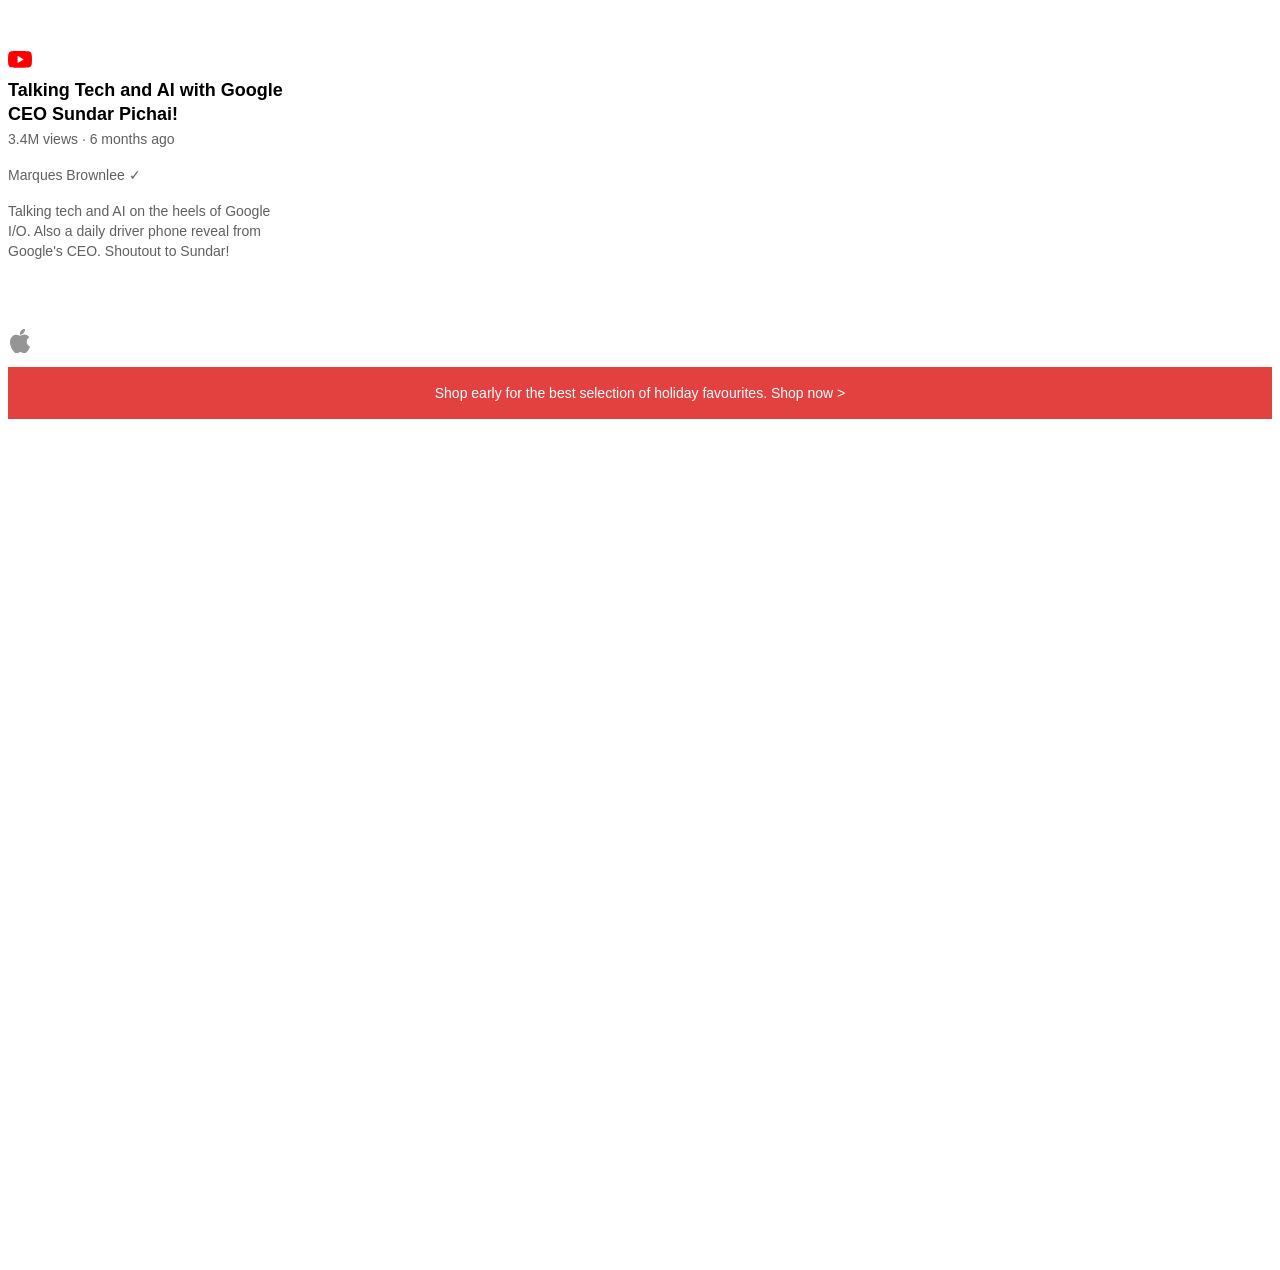
<file: text.html>
<!DOCTYPE html>
<html>
  <head>
    <title>Text Exercise</title>
    <style>
      body {
        margin: 0;
      }

      .Exercises-Text {
        font-family: Arial;
        padding-top: 40px;
        min-height: 120vh;
        padding-bottom: 150px;
      }

      .youtube-text {
        padding: 8px;
        width: 300px;
        margin-bottom: 60px;
        box-sizing: border-box;
      }

      .youtube-icon {
        color: red;
        width: 24px;
        height: 24px;
        margin-bottom: 2px;
      }

      .video-title {
        font-weight: bold;
        font-size: 18px;
        line-height: 24px;
        margin-bottom: 5px;
        margin-top: 0;
      }

      .video-stats {
        font-size: 14px;
        margin-top: 0;
        margin-bottom: 20px;
        color: rgb(96, 96, 96);
      }

      .channel-name {
        font-size: 14px;
        margin-top: 0;
        margin-bottom: 18px;
        color: rgb(96, 96, 96);
      }

      .video-description {
        font-size: 14px;
        color: rgb(96, 96, 96);
        line-height: 20px;
        margin-bottom: 0;
      }

      .apple-text {
        margin-bottom: 80px;
      }

      .apple-icon {
        color: rgb(149, 149, 149);
        width: 24px;
        height: 24px;
        margin-left: 8px;
        margin-bottom: 10px;
      }

      .apple-banner {
        background-color: rgb(227, 65, 64);
        padding: 18px;
        color: white;
        font-size: 14px;
        text-align: center;
        margin-left: 8px;
        margin-right: 8px;
        margin-top: 0;
      }

      .shop-link:hover {
        text-decoration: underline;
        cursor: pointer;
      }
    </style>
  </head>
  <body>
    <div class='Exercises-Text'>
      <div class='youtube-text'>
        <svg xmlns="http://www.w3.org/2000/svg" width="16" height="16" fill="currentColor" class="bi youtube-icon" viewBox="0 0 16 16">
          <path d="M8.051 1.999h.089c.822.003 4.987.033 6.11.335a2.01 2.01 0 0 1 1.415 1.42c.101.38.172.883.22 1.402l.01.104.022.26.008.104c.065.914.073 1.77.074 1.957v.075c-.001.194-.01 1.108-.082 2.06l-.008.105-.009.104c-.05.572-.124 1.14-.235 1.558a2.007 2.007 0 0 1-1.415 1.42c-1.16.312-5.569.334-6.18.335h-.142c-.309 0-1.587-.006-2.927-.052l-.17-.006-.087-.004-.171-.007-.171-.007c-1.11-.049-2.167-.128-2.654-.26a2.007 2.007 0 0 1-1.415-1.419c-.111-.417-.185-.986-.235-1.558L.09 9.82l-.008-.104A31.4 31.4 0 0 1 0 7.68v-.123c.002-.215.01-.958.064-1.778l.007-.103.003-.052.008-.104.022-.26.01-.104c.048-.519.119-1.023.22-1.402a2.007 2.007 0 0 1 1.415-1.42c.487-.13 1.544-.21 2.654-.26l.17-.007.172-.006.086-.003.171-.007A99.788 99.788 0 0 1 7.858 2h.193zM6.4 5.209v4.818l4.157-2.408L6.4 5.209z" />
        </svg>
        <p class='video-title'>
          Talking Tech and AI with Google CEO Sundar Pichai!
        </p>
        <p class='video-stats'>
          3.4M views &#183; 6 months ago
        </p>
        <p class='channel-name'>
          Marques Brownlee &#10003;
        </p>
        <p class='video-description'>
          Talking tech and AI on the heels of Google I/O. Also a daily driver phone reveal from Google's CEO. Shoutout to Sundar!
        </p>
      </div>

      <div class='apple-text'>
        <svg xmlns="http://www.w3.org/2000/svg" width="16" height="16" fill="currentColor" class="bi apple-icon" viewBox="0 0 16 16">
          <path d="M11.182.008C11.148-.03 9.923.023 8.857 1.18c-1.066 1.156-.902 2.482-.878 2.516.024.034 1.52.087 2.475-1.258.955-1.345.762-2.391.728-2.43zm3.314 11.733c-.048-.096-2.325-1.234-2.113-3.422.212-2.189 1.675-2.789 1.698-2.854.023-.065-.597-.79-1.254-1.157a3.692 3.692 0 0 0-1.563-.434c-.108-.003-.483-.095-1.254.116-.508.139-1.653.589-1.968.607-.316.018-1.256-.522-2.267-.665-.647-.125-1.333.131-1.824.328-.49.196-1.422.754-2.074 2.237-.652 1.482-.311 3.83-.067 4.56.244.729.625 1.924 1.273 2.796.576.984 1.34 1.667 1.659 1.899.319.232 1.219.386 1.843.067.502-.308 1.408-.485 1.766-.472.357.013 1.061.154 1.782.539.571.197 1.111.115 1.652-.105.541-.221 1.324-1.059 2.238-2.758.347-.79.505-1.217.473-1.282z"/>
          <path d="M11.182.008C11.148-.03 9.923.023 8.857 1.18c-1.066 1.156-.902 2.482-.878 2.516.024.034 1.52.087 2.475-1.258.955-1.345.762-2.391.728-2.43zm3.314 11.733c-.048-.096-2.325-1.234-2.113-3.422.212-2.189 1.675-2.789 1.698-2.854.023-.065-.597-.79-1.254-1.157a3.692 3.692 0 0 0-1.563-.434c-.108-.003-.483-.095-1.254.116-.508.139-1.653.589-1.968.607-.316.018-1.256-.522-2.267-.665-.647-.125-1.333.131-1.824.328-.49.196-1.422.754-2.074 2.237-.652 1.482-.311 3.83-.067 4.56.244.729.625 1.924 1.273 2.796.576.984 1.34 1.667 1.659 1.899.319.232 1.219.386 1.843.067.502-.308 1.408-.485 1.766-.472.357.013 1.061.154 1.782.539.571.197 1.111.115 1.652-.105.541-.221 1.324-1.059 2.238-2.758.347-.79.505-1.217.473-1.282z"/>
        </svg>

        <p class='apple-banner'>
          Shop early for the best selection of holiday favourites. <span class='shop-link'>Shop now &#62;</span>
        </p>
      </div>
    </div>
  </body>
</html>
</file>
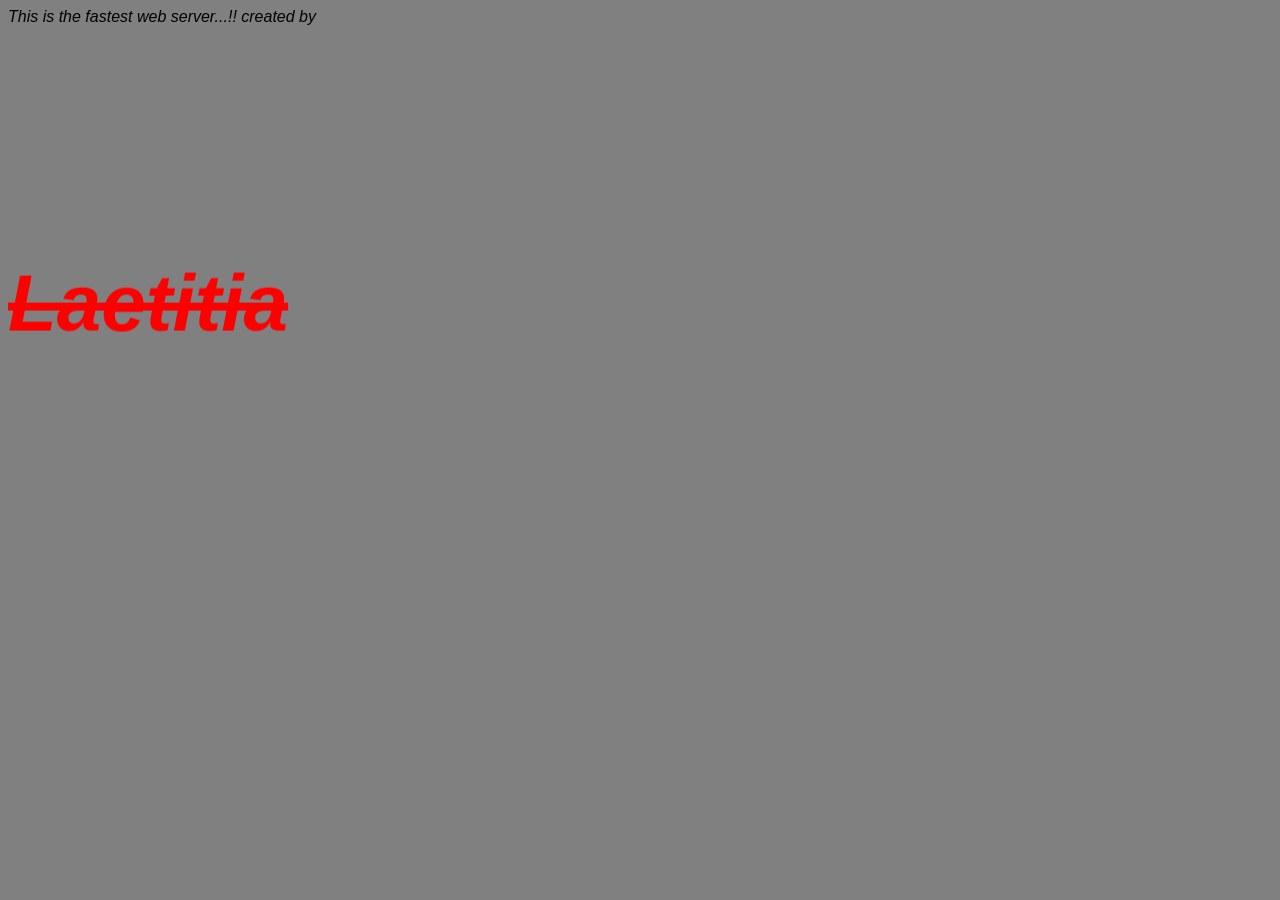
<file: todaylesson.html>
<html lang="en">
  <head>
    <meta charset="UTF-8" />
    <meta name="viewport" content="width=device-width, initial-scale=1.0" />
    <link rel="stylesheet" href="todaylesson.css" />
    <title>Webex e-Server</title>
  </head>
  <body>
    This is the fastest web server...!! created by
    <marquee behavior="faster" direction="up">
      <h1 style="color: red; font-size: 80px; text-transform: uppercase">
        Laetitia
      </h1>
    </marquee>
    <marquee behavior="" direction="down">
      <h1 style="color: red; font-size: 80px; text-decoration: line-through">
        Laetitia
      </h1>
    </marquee>
  </body>
</html>
</file>
<file: youtube/styles/general.css>
p {
  margin-top: 0;
  margin-bottom: 0;
}

body {
  /* This style below will be inherited */
  font-family: Roboto, Arial;
  margin: 0;
  padding-top: 80px;
  padding-left: 96px;
  padding-right: 24px;
  background-color: rgb(248, 248, 248);
}
</file>
<file: youtube/styles/header.css>
.header {
  height: 55px;

  display: flex;
  flex-direction: row;
  justify-content: space-between;

  position: fixed;
  top: 0;
  left: 0;
  right: 0;
  z-index: 100;

  background-color: white;
  border-bottom-width: 1px;
  border-bottom-style: solid;
  border-bottom-color: rgb(228, 228, 228);
}

.left-section {
  display: flex;
  align-items: center;
}

.hamburger-menu {
  height: 24px;
  margin-left: 24px;
  margin-right: 24px;
}

.youtube-logo {
  height: 20px;
}

.middle-section {
  flex: 1;
  margin-left: 70px;
  margin-right: 35px;
  max-width: 500px;
  display: flex;
  align-items: center;
}

.search-bar {
  flex: 1;
  height: 36px;
  padding-left: 10px;
  font-size: 16px;
  border: 1px solid rgb(192, 192, 192);
  border-radius: 2px;
  box-shadow: inset 1px 2px 3px rgba(0, 0, 0, 0.05);
  width: 0;
}

.search-bar::placeholder {
  font-size: 16px;
}

.search-button {
  height: 40px;
  width: 66px;
  background-color: rgb(240, 240, 240);
  border-width: 1px;
  border-style: solid;
  border-color: rgb(192, 192, 192);
  margin-left: -1px;
  margin-right: 10px;
}

.search-button,
.voice-search-button,
.upload-icon-container {
  display: flex;
  justify-content: center;
  align-items: center;
  position: relative;
}

.search-button .tooltip,
.voice-search-button .tooltip,
.upload-icon-container .tooltip {
  position: absolute;
  background-color: gray;
  color: white;
  padding-top: 4px;
  padding-bottom: 4px;
  padding-left: 8px;
  padding-right: 8px;
  border-radius: 2px;
  font-size: 12px;
  bottom: -30px;
  opacity: 0;
  transition: opacity 0.15s;
  pointer-events: none;
  white-space: nowrap;
}

.search-button:hover .tooltip,
.voice-search-button:hover .tooltip,
.upload-icon-container:hover .tooltip {
  opacity: 1;
}

.search-icon {
  height: 25px;
}

.voice-search-button {
  height: 40px;
  width: 40px;
  border-radius: 20px;
  border: none;
  background-color: rgb(245, 245, 245);
}

.voice-search-icon {
  height: 24px;
}

.right-section {
  width: 180px;
  margin-right: 20px;
  display: flex;
  align-items: center;
  justify-content: space-between;
  flex-shrink: 0;
}

.upload-icon {
  height: 24px;
}

.youtube-apps-icon {
  height: 24px;
}

.notifications-icon {
  height: 24px;
}

.notifications-icon-container {
  position: relative;
}

.notifications-count {
  position: absolute;
  top: -2px;
  right: -5px;
  background-color: rgb(200, 0, 0);
  color: white;
  font-size: 11px;
  padding-left: 5px;
  padding-right: 5px;
  padding-top: 2px;
  padding-bottom: 2px;
  border-radius: 10px;
}

.current-user-picture {
  height: 32px;
  border-radius: 16px;
}

.search-button,
.voice-search-button,
.upload-icon-container,
.youtube-apps-icon-container,
.notifications-icon-container {
  display: flex;
  justify-content: center;
  align-items: center;
  position: relative;
  cursor: pointer;
}

.search-button .tooltip,
.voice-search-button .tooltip,
.upload-icon-container .tooltip,
.youtube-apps-icon-container .tooltip,
.notifications-icon-container .tooltip {
  font-family: Roboto, Arial;
  position: absolute;
  background-color: gray;
  color: white;
  padding-top: 4px;
  padding-bottom: 4px;
  padding-left: 8px;
  padding-right: 8px;
  border-radius: 2px;
  font-size: 12px;
  bottom: -30px;
  opacity: 0;
  transition: opacity 0.15s;
  pointer-events: none;
  white-space: nowrap;
}

.search-button:hover .tooltip,
.voice-search-button:hover .tooltip,
.upload-icon-container:hover .tooltip,
.youtube-apps-icon-container:hover .tooltip,
.notifications-icon-container:hover .tooltip {
  opacity: 1;
}
</file>
<file: youtube/styles/video.css>
.thumbnail {
  width: 100%;
}

.video-title {
  margin-top: 0;
  font-size: 14px;
  font-weight: 500;
  line-height: 20px;
  margin-bottom: 10px;
}

.video-info-grid {
  display: grid;
  grid-template-columns: 50px 1fr;
}

.profile-picture {
  width: 36px;
  border-radius: 50px;
}

.thumbnail-row {
  margin-bottom: 8px;
  position: relative;
}

.video-author,
.video-stats {
  font-size: 12px;
  color: rgb(96, 96, 96);
}

.video-author {
  margin-bottom: 4px;
}

@media (min-width: 1000px) {
  .video-title {
    font-size: 16px;
    line-height: 24px;
  }
}

@media (min-width: 1000px) {
  .video-author,
  .video-stats {
    font-size: 14px;
  }
}

.video-grid {
  display: grid;
  grid-template-columns: 1fr 1fr 1fr;
  column-gap: 16px;
  row-gap: 40px;
}

@media (max-width: 750px) {
  .video-grid {
    grid-template-columns: 1fr 1fr;
  }
}

@media (min-width: 751px) and (max-width: 999px) {
  .video-grid {
    grid-template-columns: 1fr 1fr 1fr;
  }
}

@media (min-width: 1000px) {
  .video-grid {
    grid-template-columns: 1fr 1fr 1fr 1fr;
  }
}

.video-time {
  font-size: 12px;
  font-weight: 500;
  padding: 4px;
  border-radius: 2px;
  background-color: black;
  color: white;
  position: absolute;
  bottom: 8px;
  right: 5px;
}
</file>
<file: youtube/styles/sidebar.css>
.sidebar {
  position: fixed;
  left: 0;
  bottom: 0;
  top: 55px;
  background-color: white;
  width: 72px;
  z-index: 200;
  padding-top: 5px;
}

.sidebar-link {
  height: 74px;
  display: flex;
  justify-content: center;
  align-items: center;
  flex-direction: column;
  cursor: pointer;
}

.sidebar-link:hover {
  background-color: rgb(235, 235, 235);
}

.sidebar-link img {
  height: 24px;
  margin-bottom: 4px;
}

.sidebar-link div {
  font-size: 10px;
}
</file>
<file: boxes.css>
body {
  display: flex;
  justify-content: center;
  align-items: center;
  padding-top: 100px;
}

.box {
  width: 850px;
  height: 400px;
  background-color: black;
  padding-top: 20px;
  padding-left: 20px;
}

.box1,
.box2,
.box4 {
  width: 800px;
  height: 20px;
  margin-top: 10px;
  margin-right: auto;
  margin-left: auto;
  background-color: yellow;
}

.box3 {
  height: 200px;
  width: 800px;
  background-color: yellow;
  margin-top: 10px;
  margin-right: auto;
  margin-left: auto;
  display: flex;
}

.box3 div {
  height: 180px;
  width: 240px;
  background-color: aqua;
  margin: auto;
}

.box4 {
  height: 50px;
}
</file>
<file: todaylesson.css>
body {
  background-color: gray;
  font-family: arial;
  font-style: italic;
}
</file>
